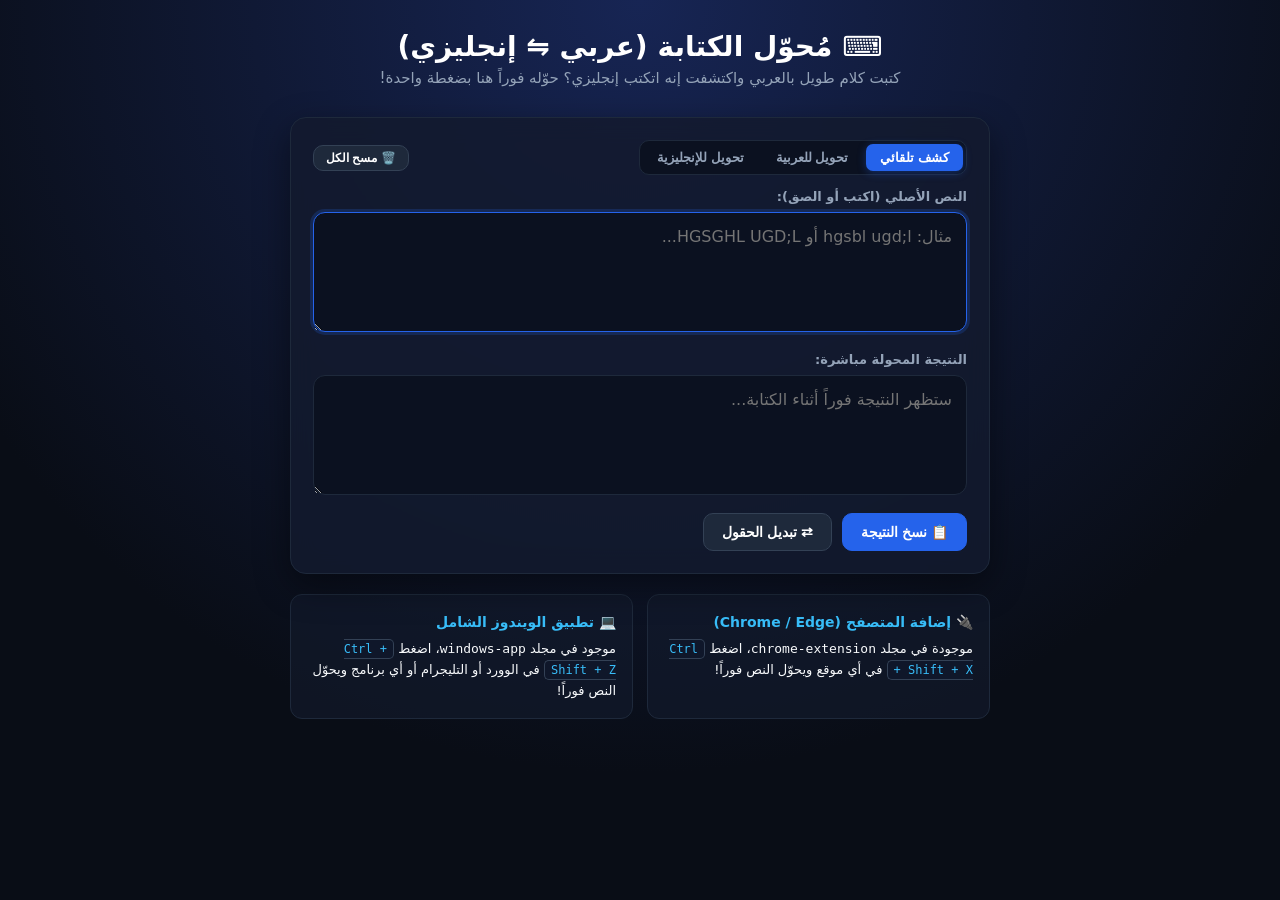
<file: web-tool/index.html>
<!DOCTYPE html>
<html lang="ar" dir="rtl">
<head>
  <meta charset="UTF-8">
  <meta name="viewport" content="width=device-width, initial-scale=1.0">
  <title>مُحوّل الكتابة الفوري | عربي ⇋ إنجليزي</title>
  <style>
    :root {
      --primary: #2563eb;
      --primary-hover: #1d4ed8;
      --bg: #090d16;
      --surface: #131b2e;
      --card-border: #1e293b;
      --text: #f8fafc;
      --text-muted: #94a3b8;
      --accent: #38bdf8;
      --success: #22c55e;
    }
    * {
      box-sizing: border-box;
      margin: 0;
      padding: 0;
    }
    body {
      background: radial-gradient(circle at top, #172554 0%, var(--bg) 70%);
      color: var(--text);
      font-family: system-ui, -apple-system, BlinkMacSystemFont, "Segoe UI", Roboto, "Helvetica Neue", Arial, sans-serif;
      min-height: 100vh;
      display: flex;
      flex-direction: column;
      align-items: center;
      padding: 30px 16px;
    }
    .wrapper {
      width: 100%;
      max-width: 700px;
      display: flex;
      flex-direction: column;
      gap: 20px;
    }
    header {
      text-align: center;
      margin-bottom: 10px;
    }
    header h1 {
      font-size: 28px;
      font-weight: 800;
      color: #fff;
      display: flex;
      align-items: center;
      justify-content: center;
      gap: 10px;
      margin-bottom: 6px;
    }
    header p {
      color: var(--text-muted);
      font-size: 15px;
    }
    .glass-card {
      background: rgba(19, 27, 46, 0.85);
      backdrop-filter: blur(12px);
      border: 1px solid var(--card-border);
      border-radius: 16px;
      padding: 22px;
      box-shadow: 0 12px 35px rgba(0, 0, 0, 0.45);
    }
    .toolbar {
      display: flex;
      justify-content: space-between;
      align-items: center;
      flex-wrap: wrap;
      gap: 12px;
      margin-bottom: 14px;
    }
    .modes {
      display: flex;
      background: #0b1120;
      border: 1px solid #1e293b;
      padding: 3px;
      border-radius: 10px;
      gap: 4px;
    }
    .modes button {
      background: transparent;
      border: none;
      color: var(--text-muted);
      padding: 6px 14px;
      font-size: 13px;
      font-weight: 600;
      border-radius: 7px;
      cursor: pointer;
      transition: all 0.2s ease;
    }
    .modes button.active {
      background: var(--primary);
      color: #fff;
      box-shadow: 0 2px 8px rgba(37, 99, 235, 0.35);
    }
    .box-title {
      font-size: 13px;
      font-weight: 600;
      color: var(--text-muted);
      margin-bottom: 8px;
      display: flex;
      justify-content: space-between;
      align-items: center;
    }
    textarea {
      width: 100%;
      height: 120px;
      background: #0b1120;
      border: 1px solid #1e293b;
      border-radius: 12px;
      color: #fff;
      font-family: inherit;
      font-size: 16px;
      padding: 14px;
      resize: vertical;
      outline: none;
      transition: border-color 0.2s, box-shadow 0.2s;
    }
    textarea:focus {
      border-color: var(--primary);
      box-shadow: 0 0 0 3px rgba(37, 99, 235, 0.2);
    }
    .result-area {
      color: var(--accent);
    }
    .actions {
      display: flex;
      gap: 10px;
      margin-top: 14px;
      flex-wrap: wrap;
    }
    .btn {
      background: #1e293b;
      border: 1px solid #334155;
      color: #fff;
      padding: 10px 18px;
      border-radius: 10px;
      font-size: 14px;
      font-weight: 600;
      cursor: pointer;
      display: inline-flex;
      align-items: center;
      gap: 8px;
      transition: all 0.2s;
    }
    .btn:hover {
      background: #334155;
      border-color: #475569;
    }
    .btn-primary {
      background: var(--primary);
      border-color: var(--primary);
    }
    .btn-primary:hover {
      background: var(--primary-hover);
    }
    .info-grid {
      display: grid;
      grid-template-columns: repeat(auto-fit, minmax(200px, 1fr));
      gap: 14px;
    }
    .info-card {
      background: rgba(19, 27, 46, 0.6);
      border: 1px solid #1e293b;
      border-radius: 12px;
      padding: 16px;
      font-size: 13px;
      line-height: 1.6;
    }
    .info-card h3 {
      font-size: 14px;
      color: var(--accent);
      margin-bottom: 6px;
      display: flex;
      align-items: center;
      gap: 6px;
    }
    kbd {
      background: #0f172a;
      border: 1px solid #334155;
      border-radius: 5px;
      padding: 2px 6px;
      font-size: 12px;
      font-family: monospace;
      color: var(--accent);
    }
  </style>
</head>
<body>
  <div class="wrapper">
    <header>
      <h1>⌨️ مُحوّل الكتابة (عربي ⇋ إنجليزي)</h1>
      <p>كتبت كلام طويل بالعربي واكتشفت إنه اتكتب إنجليزي؟ حوّله فوراً هنا بضغطة واحدة!</p>
    </header>

    <div class="glass-card">
      <div class="toolbar">
        <div class="modes">
          <button id="mode-auto" class="active">كشف تلقائي</button>
          <button id="mode-ar">تحويل للعربية</button>
          <button id="mode-en">تحويل للإنجليزية</button>
        </div>
        <button id="btnClear" class="btn" style="padding: 5px 12px; font-size: 12px;">🗑️ مسح الكل</button>
      </div>

      <div class="box-title">
        <span>النص الأصلي (اكتب أو الصق):</span>
      </div>
      <textarea id="inputText" placeholder="مثال: hgsbl ugd;l أو HGSGHL UGD;L..." autofocus></textarea>

      <div class="box-title" style="margin-top: 16px;">
        <span>النتيجة المحولة مباشرة:</span>
      </div>
      <textarea id="outputText" class="result-area" readonly placeholder="ستظهر النتيجة فوراً أثناء الكتابة..."></textarea>

      <div class="actions">
        <button id="btnCopy" class="btn btn-primary">📋 نسخ النتيجة</button>
        <button id="btnSwap" class="btn">⇄ تبديل الحقول</button>
      </div>
    </div>

    <div class="info-grid">
      <div class="info-card">
        <h3>🔌 إضافة المتصفح (Chrome / Edge)</h3>
        <p>موجودة في مجلد <code>chrome-extension</code>، اضغط <kbd>Ctrl + Shift + X</kbd> في أي موقع ويحوّل النص فوراً!</p>
      </div>
      <div class="info-card">
        <h3>💻 تطبيق الويندوز الشامل</h3>
        <p>موجود في مجلد <code>windows-app</code>، اضغط <kbd>Ctrl + Shift + Z</kbd> في الوورد أو التليجرام أو أي برنامج ويحوّل النص فوراً!</p>
      </div>
    </div>
  </div>

  <script>
    const enToAr = {
      '`': 'ذ', '~': 'ّ',
      'q': 'ض', 'Q': 'َ',
      'w': 'ص', 'W': 'ً',
      'e': 'ث', 'E': 'ُ',
      'r': 'ق', 'R': 'ٌ',
      't': 'ف', 'T': 'لإ',
      'y': 'غ', 'Y': 'إ',
      'u': 'ع', 'U': '‘',
      'i': 'ه', 'I': '÷',
      'o': 'خ', 'O': '×',
      'p': 'ح', 'P': '؛',
      '[': 'ج', '{': '<',
      ']': 'د', '}': '>',
      'a': 'ش', 'A': 'ِ',
      's': 'س', 'S': 'ٍ',
      'd': 'ي', 'D': ']',
      'f': 'ب', 'F': '[',
      'g': 'ل', 'G': 'لأ',
      'h': 'ا', 'H': 'أ',
      'j': 'ت', 'J': 'ـ',
      'k': 'ن', 'K': '،',
      'l': 'م', 'L': '/',
      ';': 'ك', ':': ':',
      "'": 'ط', '"': '"',
      'z': 'ئ', 'Z': '~',
      'x': 'ء', 'X': 'ْ',
      'c': 'ؤ', 'C': '}',
      'v': 'ر', 'V': '{',
      'b': 'لا', 'B': 'لآ',
      'n': 'ى', 'N': 'آ',
      'm': 'ة', 'M': '’',
      ',': 'و', '<': ',',
      '.': 'ز', '>': '.',
      '/': 'ظ', '?': '؟'
    };

    const arToEnLigatures = {
      'لآ': 'B',
      'لأ': 'G',
      'لإ': 'T',
      'لا': 'b'
    };

    const arToEn = {};
    for (const [en, ar] of Object.entries(enToAr)) {
      if (!arToEnLigatures[ar]) {
        arToEn[ar] = en;
      }
    }
    arToEn['‘'] = 'U';
    arToEn['÷'] = 'I';
    arToEn['×'] = 'O';
    arToEn['؛'] = 'P';
    arToEn['،'] = 'K';
    arToEn['ـ'] = 'J';
    arToEn['؟'] = '?';
    arToEn['’'] = 'M';

    function detectLanguage(text) {
      let arCount = 0;
      let enCount = 0;
      for (let i = 0; i < text.length; i++) {
        const code = text.charCodeAt(i);
        const ch = text[i];
        if (code >= 0x0600 && code <= 0x06FF) arCount++;
        else if ((ch >= 'a' && ch <= 'z') || (ch >= 'A' && ch <= 'Z')) enCount++;
      }
      return enCount >= arCount ? 'to_arabic' : 'to_english';
    }

    function convertEnglishToArabic(text) {
      let upperCount = 0;
      let lowerCount = 0;
      for (let i = 0; i < text.length; i++) {
        const ch = text[i];
        if (ch >= 'A' && ch <= 'Z') upperCount++;
        else if (ch >= 'a' && ch <= 'z') lowerCount++;
      }
      const isCapsLock = upperCount > 0 && upperCount >= lowerCount;

      let res = '';
      for (let i = 0; i < text.length; i++) {
        let ch = text[i];
        if (isCapsLock && ch >= 'A' && ch <= 'Z') {
          ch = ch.toLowerCase();
        }
        res += enToAr[ch] !== undefined ? enToAr[ch] : ch;
      }
      return res;
    }

    function convertArabicToEnglish(text) {
      let res = '';
      let i = 0;
      const n = text.length;
      while (i < n) {
        if (i + 1 < n) {
          const pair = text.substring(i, i + 2);
          if (arToEnLigatures[pair]) {
            res += arToEnLigatures[pair];
            i += 2;
            continue;
          }
        }
        const ch = text[i];
        res += arToEn[ch] !== undefined ? arToEn[ch] : ch;
        i++;
      }
      return res;
    }

    function convertText(text, mode = 'auto') {
      if (!text) return '';
      let dir = mode === 'auto' ? detectLanguage(text) : mode;
      return dir === 'to_arabic' ? convertEnglishToArabic(text) : convertArabicToEnglish(text);
    }

    const inputEl = document.getElementById('inputText');
    const outputEl = document.getElementById('outputText');
    const btnCopy = document.getElementById('btnCopy');
    const btnSwap = document.getElementById('btnSwap');
    const btnClear = document.getElementById('btnClear');
    const modeAuto = document.getElementById('mode-auto');
    const modeAr = document.getElementById('mode-ar');
    const modeEn = document.getElementById('mode-en');

    let currentMode = 'auto';

    function handleConvert() {
      outputEl.value = convertText(inputEl.value, currentMode);
    }

    inputEl.addEventListener('input', handleConvert);

    btnCopy.addEventListener('click', async () => {
      if (!outputEl.value) return;
      await navigator.clipboard.writeText(outputEl.value);
      const original = btnCopy.textContent;
      btnCopy.textContent = '✓ تم النسخ!';
      btnCopy.style.background = '#16a34a';
      setTimeout(() => {
        btnCopy.textContent = original;
        btnCopy.style.background = '';
      }, 1500);
    });

    btnSwap.addEventListener('click', () => {
      const temp = inputEl.value;
      inputEl.value = outputEl.value;
      outputEl.value = temp;
      handleConvert();
    });

    btnClear.addEventListener('click', () => {
      inputEl.value = '';
      outputEl.value = '';
      inputEl.focus();
    });

    function setMode(mode, btn) {
      currentMode = mode;
      [modeAuto, modeAr, modeEn].forEach(b => b.classList.remove('active'));
      btn.classList.add('active');
      handleConvert();
    }

    modeAuto.addEventListener('click', () => setMode('auto', modeAuto));
    modeAr.addEventListener('click', () => setMode('to_arabic', modeAr));
    modeEn.addEventListener('click', () => setMode('to_english', modeEn));
  </script>
</body>
</html>
</file>
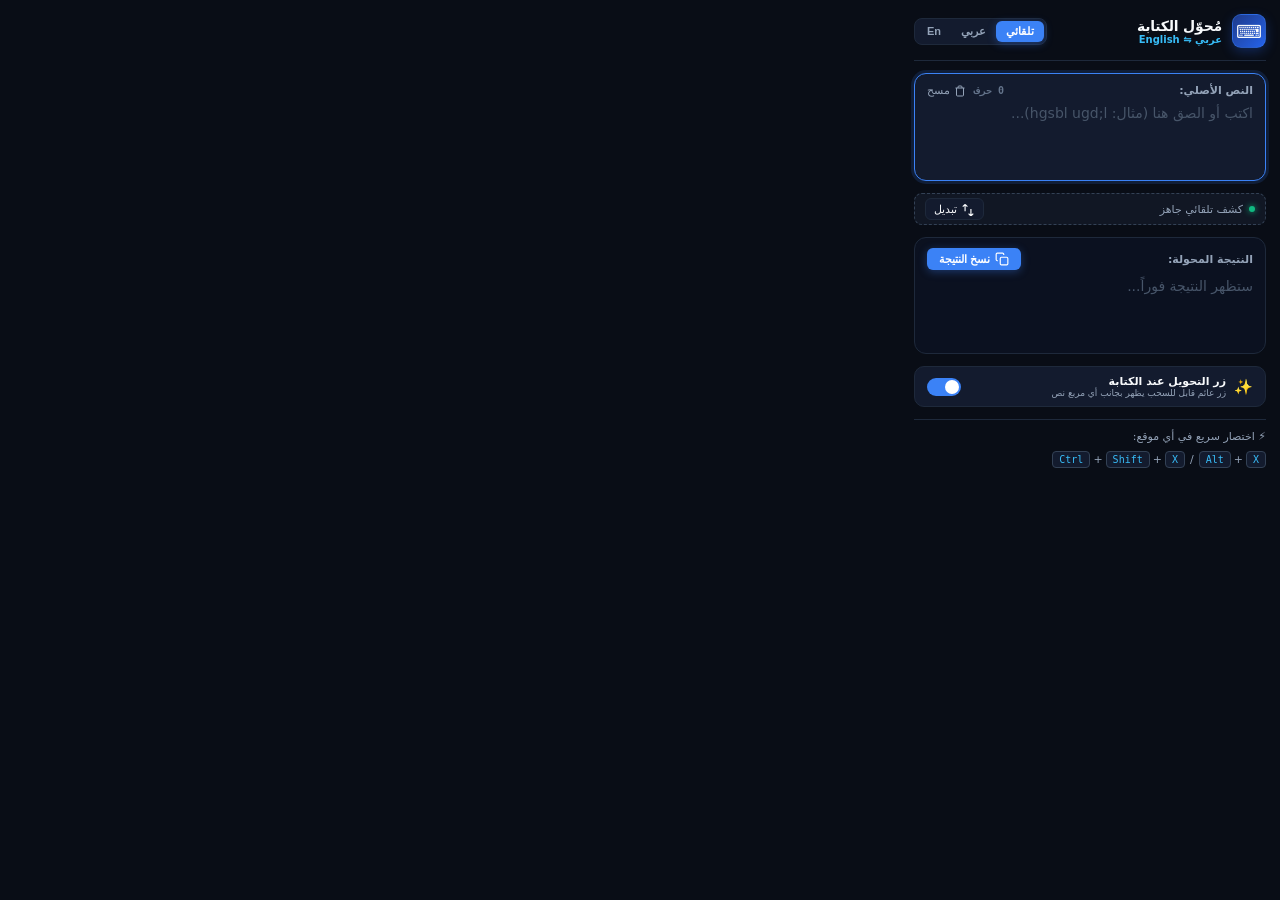
<file: chrome-extension/popup.html>
<!DOCTYPE html>
<html lang="ar" dir="rtl">
<head>
  <meta charset="UTF-8">
  <title>مُحوّل لوحة المفاتيح</title>
  <link rel="stylesheet" href="popup.css">
</head>
<body>
  <div class="app-container">
    <!-- Header -->
    <header class="app-header">
      <div class="brand">
        <div class="brand-icon-wrapper">
          <span class="brand-icon">⌨️</span>
        </div>
        <div class="brand-info">
          <h1 class="brand-title">مُحوّل الكتابة</h1>
          <span class="brand-badge">عربي ⇋ English</span>
        </div>
      </div>
      <div class="mode-tabs">
        <button id="btn-auto" class="mode-tab active" title="كشف تلقائي">تلقائي</button>
        <button id="btn-to-ar" class="mode-tab" title="تحويل للعربية">عربي</button>
        <button id="btn-to-en" class="mode-tab" title="تحويل للإنجليزية">En</button>
      </div>
    </header>

    <!-- Source Input Card -->
    <div class="input-card">
      <div class="card-header">
        <span class="card-label">النص الأصلي:</span>
        <div class="card-meta">
          <span id="charCount" class="char-count">0 حرف</span>
          <button id="btnClear" class="icon-text-btn" title="مسح النص">
            <svg width="12" height="12" viewBox="0 0 24 24" fill="none" stroke="currentColor" stroke-width="2"><path d="M3 6h18m-2 0v14a2 2 0 0 1-2 2H7a2 2 0 0 1-2-2V6m3 0V4a2 2 0 0 1 2-2h4a2 2 0 0 1 2 2v2"/></svg>
            مسح
          </button>
        </div>
      </div>
      <div class="textarea-wrapper">
        <textarea id="inputText" rows="3" placeholder="اكتب أو الصق هنا (مثال: hgsbl ugd;l)..." autofocus></textarea>
      </div>
    </div>

    <!-- Quick Conversion Direction Indicator -->
    <div class="direction-indicator">
      <span class="pulse-dot"></span>
      <span id="directionText" class="direction-text">كشف تلقائي جاهز</span>
      <button id="btnSwap" class="btn-swap-small" title="تبديل النصوص">
        <svg width="14" height="14" viewBox="0 0 24 24" fill="none" stroke="currentColor" stroke-width="2"><path d="M7 16V4m0 0L3 8m4-4l4 4m6 4v12m0 0l4-4m-4 4l-4-4"/></svg>
        تبديل
      </button>
    </div>

    <!-- Result Output Card -->
    <div class="input-card result-card">
      <div class="card-header">
        <span class="card-label">النتيجة المحولة:</span>
        <button id="btnCopy" class="btn-copy-main" title="نسخ النتيجة">
          <svg width="14" height="14" viewBox="0 0 24 24" fill="none" stroke="currentColor" stroke-width="2"><rect x="9" y="9" width="13" height="13" rx="2" ry="2"/><path d="M5 15H4a2 2 0 0 1-2-2V4a2 2 0 0 1 2-2h9a2 2 0 0 1 2 2v1"/></svg>
          <span id="copyBtnText">نسخ النتيجة</span>
        </button>
      </div>
      <div class="textarea-wrapper">
        <textarea id="outputText" rows="3" readonly placeholder="ستظهر النتيجة فوراً..."></textarea>
      </div>
    </div>

    <!-- Settings Toggle -->
    <div class="settings-group">
      <div class="widget-toggle-row">
        <div class="toggle-info">
          <span class="toggle-icon">✨</span>
          <div>
            <div class="toggle-title">زر التحويل عند الكتابة</div>
            <div class="toggle-desc">زر عائم قابل للسحب يظهر بجانب أي مربع نص</div>
          </div>
        </div>
        <label class="switch">
          <input type="checkbox" id="toggleFieldBadge" checked>
          <span class="slider"></span>
        </label>
      </div>
    </div>

    <!-- Footer Shortcuts -->
    <footer class="app-footer">
      <div class="shortcut-tip">
        <span>⚡ اختصار سريع في أي موقع:</span>
        <div class="keys-group" dir="ltr">
          <kbd>Ctrl</kbd> + <kbd>Shift</kbd> + <kbd>X</kbd>
          <span class="keys-sep">/</span>
          <kbd>Alt</kbd> + <kbd>X</kbd>
        </div>
      </div>
    </footer>
  </div>

  <script src="converter.js"></script>
  <script src="popup.js"></script>
</body>
</html>
</file>
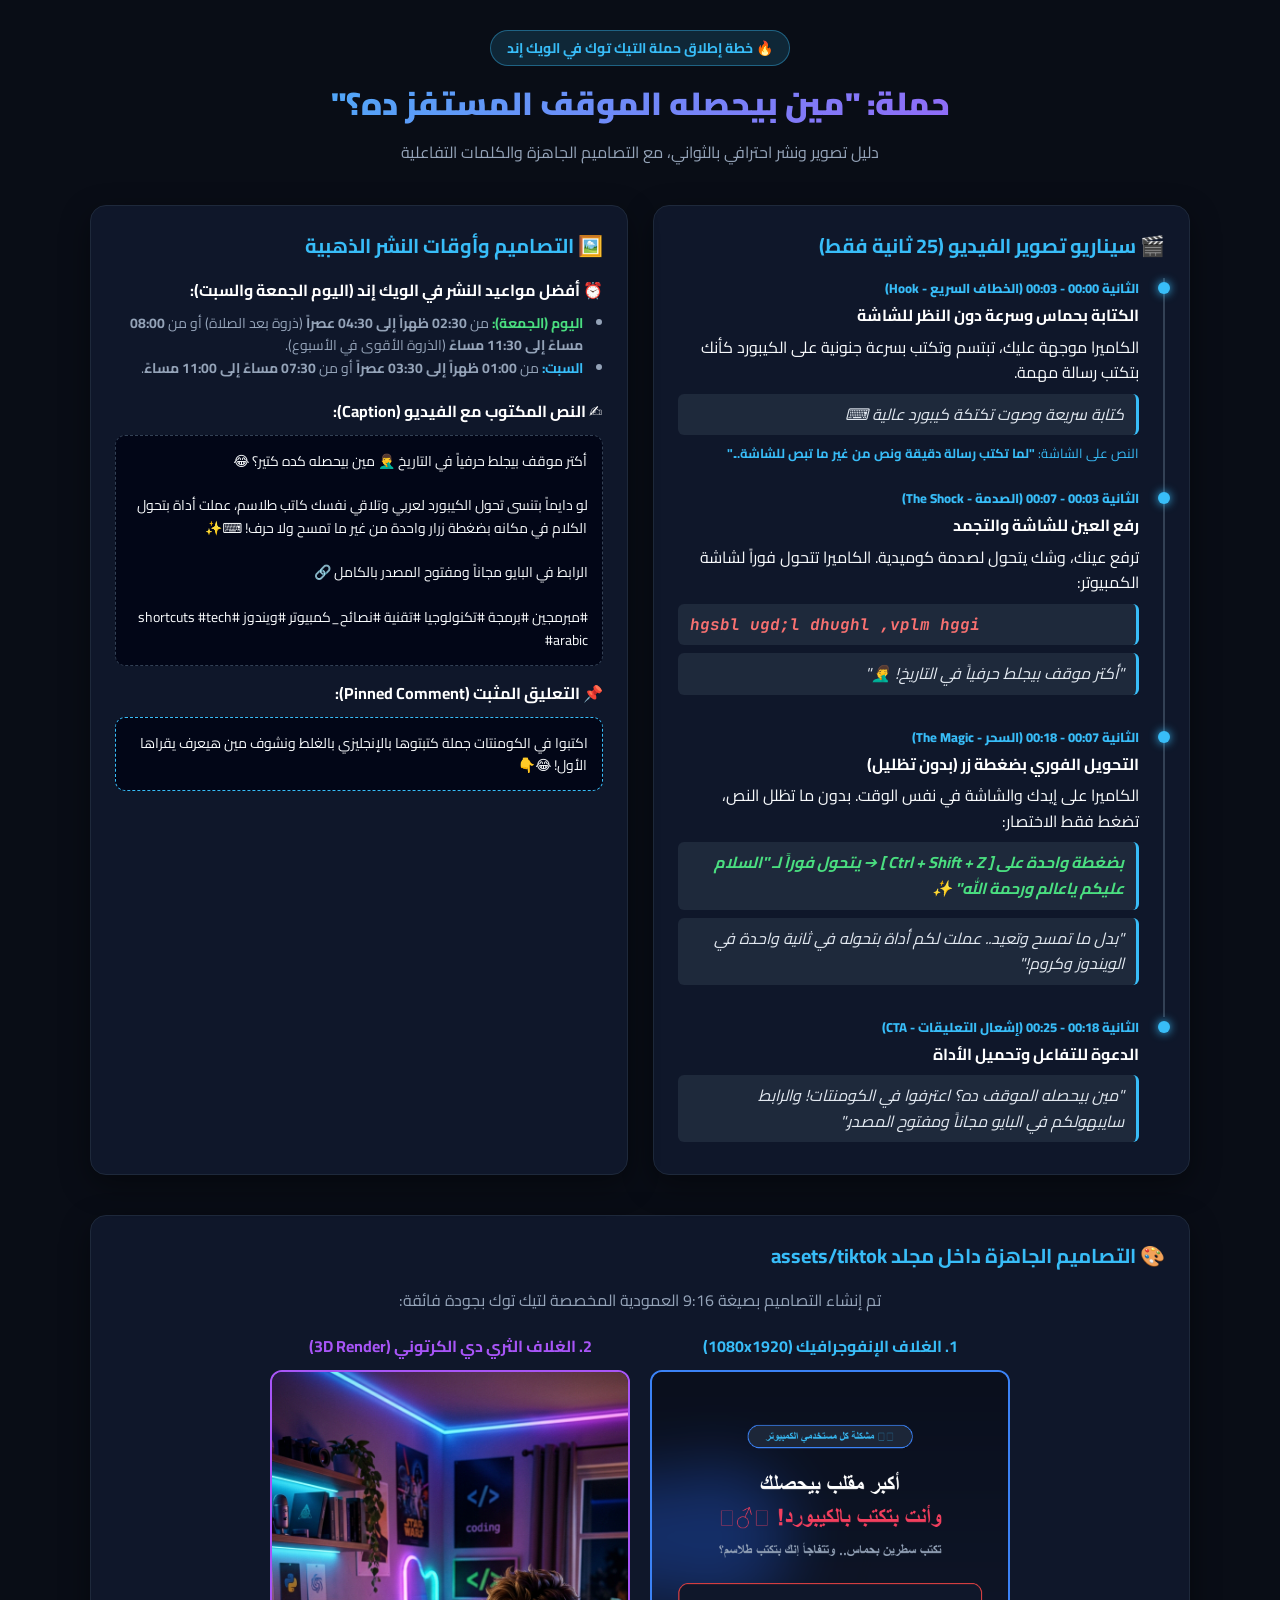
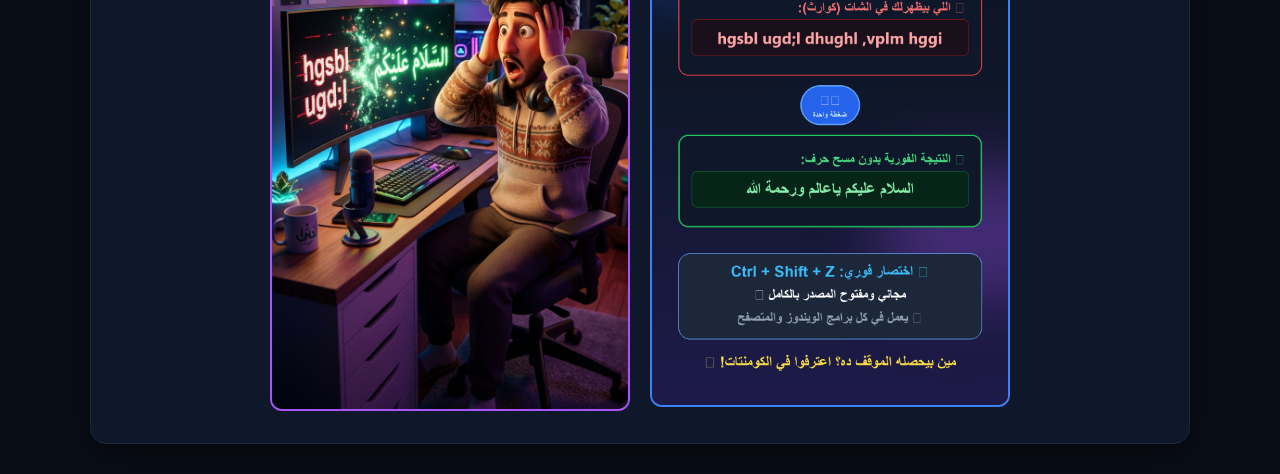
<file: assets/tiktok/video_preview.html>
<!DOCTYPE html>
<html lang="ar" dir="rtl">
<head>
  <meta charset="UTF-8">
  <meta name="viewport" content="width=device-width, initial-scale=1.0">
  <title>خطة وتصميم فيديو تيك توك | حملة تحويل الكتابة</title>
  <link href="https://fonts.googleapis.com/css2?family=Cairo:wght@400;600;700;800;900&family=JetBrains+Mono:wght@600&display=swap" rel="stylesheet">
  <style>
    :root {
      --bg: #090d16;
      --card-bg: #0f172a;
      --accent: #38bdf8;
      --accent-purple: #a855f7;
      --green: #22c55e;
      --red: #ef4444;
      --text: #f8fafc;
      --text-muted: #94a3b8;
    }
    * { box-sizing: border-box; margin: 0; padding: 0; }
    body {
      background: var(--bg);
      color: var(--text);
      font-family: 'Cairo', system-ui, sans-serif;
      padding: 30px 20px;
      line-height: 1.6;
    }
    .container {
      max-width: 1100px;
      margin: 0 auto;
    }
    header {
      text-align: center;
      margin-bottom: 40px;
    }
    .badge {
      display: inline-block;
      background: rgba(56, 189, 248, 0.15);
      color: var(--accent);
      border: 1px solid rgba(56, 189, 248, 0.4);
      padding: 6px 16px;
      border-radius: 20px;
      font-weight: 700;
      font-size: 14px;
      margin-bottom: 12px;
    }
    h1 {
      font-size: 32px;
      font-weight: 900;
      background: linear-gradient(135deg, #38bdf8, #a855f7);
      -webkit-background-clip: text;
      -webkit-text-fill-color: transparent;
      margin-bottom: 10px;
    }
    .grid {
      display: grid;
      grid-template-columns: 1fr 1fr;
      gap: 25px;
      margin-bottom: 40px;
    }
    @media (max-width: 768px) {
      .grid { grid-template-columns: 1fr; }
    }
    .card {
      background: var(--card-bg);
      border: 1px solid #1e293b;
      border-radius: 16px;
      padding: 24px;
      box-shadow: 0 10px 30px rgba(0,0,0,0.4);
    }
    .card h2 {
      font-size: 20px;
      margin-bottom: 16px;
      color: var(--accent);
      display: flex;
      align-items: center;
      gap: 8px;
    }
    .timeline-item {
      position: relative;
      padding-right: 24px;
      padding-bottom: 24px;
      border-right: 2px solid #334155;
    }
    .timeline-item:last-child {
      border-right: 2px solid transparent;
      padding-bottom: 0;
    }
    .timeline-item::before {
      content: '';
      position: absolute;
      right: -7px;
      top: 4px;
      width: 12px;
      height: 12px;
      border-radius: 50%;
      background: var(--accent);
      box-shadow: 0 0 10px var(--accent);
    }
    .time-tag {
      font-weight: 800;
      color: var(--accent);
      font-size: 13px;
      margin-bottom: 4px;
    }
    .timeline-title {
      font-weight: 700;
      font-size: 16px;
      margin-bottom: 6px;
      color: #fff;
    }
    .speech {
      background: #1e293b;
      border-right: 3px solid #38bdf8;
      padding: 8px 12px;
      border-radius: 6px;
      margin: 8px 0;
      font-style: italic;
      color: #e2e8f0;
    }
    .preview-box {
      text-align: center;
      margin-top: 15px;
    }
    .preview-box img {
      max-width: 100%;
      height: auto;
      border-radius: 12px;
      border: 2px solid #334155;
      box-shadow: 0 8px 24px rgba(0,0,0,0.6);
    }
    .copy-box {
      background: #020617;
      border: 1px dashed #334155;
      padding: 14px;
      border-radius: 10px;
      margin-top: 10px;
      font-size: 14px;
      user-select: all;
    }
    .highlight-red { color: #f87171; font-weight: bold; }
    .highlight-green { color: #4ade80; font-weight: bold; }
  </style>
</head>
<body>

  <div class="container">
    <header>
      <div class="badge">🔥 خطة إطلاق حملة التيك توك في الويك إند</div>
      <h1>حملة: "مين بيحصله الموقف المستفز ده؟"</h1>
      <p style="color: var(--text-muted);">دليل تصوير ونشر احترافي بالثواني، مع التصاميم الجاهزة والكلمات التفاعلية</p>
    </header>

    <div class="grid">
      <!-- Storyboard Timeline -->
      <div class="card">
        <h2>🎬 سيناريو تصوير الفيديو (25 ثانية فقط)</h2>
        
        <div class="timeline-item">
          <div class="time-tag">الثانية 00:00 - 00:03 (الخطاف السريع - Hook)</div>
          <div class="timeline-title">الكتابة بحماس وسرعة دون النظر للشاشة</div>
          <p>الكاميرا موجهة عليك، تبتسم وتكتب بسرعة جنونية على الكيبورد كأنك بتكتب رسالة مهمة.</p>
          <div class="speech">كتابة سريعة وصوت تكتكة كيبورد عالية ⌨️</div>
          <p style="font-size: 13px; color: var(--accent);">النص على الشاشة: <b>"لما تكتب رسالة دقيقة ونص من غير ما تبص للشاشة..."</b></p>
        </div>

        <div class="timeline-item">
          <div class="time-tag">الثانية 00:03 - 00:07 (الصدمة - The Shock)</div>
          <div class="timeline-title">رفع العين للشاشة والتجمد</div>
          <p>ترفع عينك، وشك يتحول لصدمة كوميدية. الكاميرا تتحول فوراً لشاشة الكمبيوتر:</p>
          <div class="speech highlight-red" style="font-family: 'JetBrains Mono', monospace; direction: ltr; text-align: left;">
            hgsbl ugd;l dhughl ,vplm hggi
          </div>
          <div class="speech">"أكتر موقف بيجلط حرفياً في التاريخ! 🤦‍♂️"</div>
        </div>

        <div class="timeline-item">
          <div class="time-tag">الثانية 00:07 - 00:18 (السحر - The Magic)</div>
          <div class="timeline-title">التحويل الفوري بضغطة زر (بدون تظليل)</div>
          <p>الكاميرا على إيدك والشاشة في نفس الوقت. بدون ما تظلل النص، تضغط فقط الاختصار:</p>
          <div class="speech highlight-green">
            بضغطة واحدة على [ Ctrl + Shift + Z ] ➔ يتحول فوراً لـ "السلام عليكم ياعالم ورحمة الله" ✨
          </div>
          <div class="speech">"بدل ما تمسح وتعيد.. عملت لكم أداة بتحوله في ثانية واحدة في الويندوز وكروم!"</div>
        </div>

        <div class="timeline-item">
          <div class="time-tag">الثانية 00:18 - 00:25 (إشعال التعليقات - CTA)</div>
          <div class="timeline-title">الدعوة للتفاعل وتحميل الأداة</div>
          <div class="speech">
            "مين بيحصله الموقف ده؟ اعترفوا في الكومنتات! والرابط سايبهولكم في البايو مجاناً ومفتوح المصدر."
          </div>
        </div>
      </div>

      <!-- Assets & Copywriting -->
      <div class="card">
        <h2>🖼️ التصاميم وأوقات النشر الذهبية</h2>
        
        <h3 style="font-size: 16px; color: #fff; margin-bottom: 8px;">⏰ أفضل مواعيد النشر في الويك إند (اليوم الجمعة والسبت):</h3>
        <ul style="padding-right: 20px; font-size: 14px; margin-bottom: 20px; color: var(--text-muted);">
          <li><b style="color: #4ade80;">اليوم (الجمعة):</b> من <b>02:30 ظهراً إلى 04:30 عصراً</b> (ذروة بعد الصلاة) أو من <b>08:00 مساءً إلى 11:30 مساءً</b> (الذروة الأقوى في الأسبوع).</li>
          <li><b style="color: #38bdf8;">السبت:</b> من <b>01:00 ظهراً إلى 03:30 عصراً</b> أو من <b>07:30 مساءً إلى 11:00 مساءً</b>.</li>
        </ul>

        <h3 style="font-size: 16px; color: #fff; margin-bottom: 6px;">✍️ النص المكتوب مع الفيديو (Caption):</h3>
        <div class="copy-box">
أكتر موقف بيجلط حرفياً في التاريخ 🤦‍♂️ مين بيحصله كده كتير؟ 😂<br><br>
لو دايماً بتنسى تحول الكيبورد لعربي وتلاقي نفسك كاتب طلاسم، عملت أداة بتحول الكلام في مكانه بضغطة زرار واحدة من غير ما تمسح ولا حرف! ⌨️✨<br><br>
الرابط في البايو مجاناً ومفتوح المصدر بالكامل 🔗<br><br>
#مبرمجين #برمجة #تكنولوجيا #تقنية #نصائح_كمبيوتر #ويندوز #shortcuts #tech #arabic
        </div>

        <h3 style="font-size: 16px; color: #fff; margin-top: 15px; margin-bottom: 6px;">📌 التعليق المثبت (Pinned Comment):</h3>
        <div class="copy-box" style="border-color: #38bdf8;">
اكتبوا في الكومنتات جملة كتبتوها بالإنجليزي بالغلط ونشوف مين هيعرف يقراها الأول! 😂👇
        </div>
      </div>
    </div>

    <!-- Previews Gallery -->
    <div class="card" style="text-align: center;">
      <h2>🎨 التصاميم الجاهزة داخل مجلد assets/tiktok</h2>
      <p style="color: var(--text-muted); margin-bottom: 20px;">تم إنشاء التصاميم بصيغة 9:16 العمودية المخصصة لتيك توك بجودة فائقة:</p>
      
      <div style="display: flex; gap: 20px; justify-content: center; flex-wrap: wrap;">
        <div style="flex: 1; min-width: 280px; max-width: 360px;">
          <h4 style="margin-bottom: 10px; color: var(--accent);">1. الغلاف الإنفوجرافيك (1080x1920)</h4>
          <img src="tiktok_cover.png" alt="TikTok Cover" style="width: 100%; border-radius: 12px; border: 2px solid #3b82f6;">
        </div>
        <div style="flex: 1; min-width: 280px; max-width: 360px;">
          <h4 style="margin-bottom: 10px; color: var(--accent-purple);">2. الغلاف الثري دي الكرتوني (3D Render)</h4>
          <img src="tiktok_3d_cover.jpg" alt="TikTok 3D Cover" style="width: 100%; border-radius: 12px; border: 2px solid #a855f7;">
        </div>
      </div>
    </div>
  </div>

</body>
</html>
</file>
<file: chrome-extension/popup.css>
:root {
  --primary: #3b82f6;
  --primary-hover: #2563eb;
  --primary-glow: rgba(59, 130, 246, 0.35);
  --bg: #090d16;
  --card-bg: #131b2e;
  --card-border: #1e293b;
  --card-border-focus: #3b82f6;
  --text-main: #f8fafc;
  --text-muted: #94a3b8;
  --accent: #38bdf8;
  --success: #10b981;
}

* {
  box-sizing: border-box;
  margin: 0;
  padding: 0;
}

body {
  width: 380px;
  background-color: var(--bg);
  color: var(--text-main);
  font-family: system-ui, -apple-system, BlinkMacSystemFont, "Segoe UI", Roboto, "Helvetica Neue", Arial, sans-serif;
  padding: 14px;
  overflow: hidden;
}

.app-container {
  display: flex;
  flex-direction: column;
  gap: 12px;
}

/* Header */
.app-header {
  display: flex;
  justify-content: space-between;
  align-items: center;
  padding-bottom: 12px;
  border-bottom: 1px solid var(--card-border);
}

.brand {
  display: flex;
  align-items: center;
  gap: 10px;
}

.brand-icon-wrapper {
  width: 34px;
  height: 34px;
  background: linear-gradient(135deg, #1e3a8a, #2563eb);
  border: 1px solid rgba(59, 130, 246, 0.4);
  border-radius: 9px;
  display: flex;
  align-items: center;
  justify-content: center;
  box-shadow: 0 4px 12px rgba(37, 99, 235, 0.3);
}

.brand-icon {
  font-size: 18px;
}

.brand-info {
  display: flex;
  flex-direction: column;
}

.brand-title {
  font-size: 14px;
  font-weight: 700;
  color: var(--text-main);
  letter-spacing: -0.2px;
}

.brand-badge {
  font-size: 10px;
  font-weight: 600;
  color: var(--accent);
}

/* Mode Tabs */
.mode-tabs {
  display: flex;
  background: var(--card-bg);
  border: 1px solid var(--card-border);
  border-radius: 8px;
  padding: 2px;
}

.mode-tab {
  background: transparent;
  border: none;
  color: var(--text-muted);
  font-size: 11px;
  font-weight: 600;
  padding: 4px 10px;
  border-radius: 6px;
  cursor: pointer;
  transition: all 0.2s cubic-bezier(0.16, 1, 0.3, 1);
}

.mode-tab.active {
  background: var(--primary);
  color: #fff;
  box-shadow: 0 2px 8px var(--primary-glow);
}

/* Input Cards */
.input-card {
  background: var(--card-bg);
  border: 1px solid var(--card-border);
  border-radius: 12px;
  padding: 10px 12px;
  display: flex;
  flex-direction: column;
  gap: 6px;
  transition: border-color 0.2s, box-shadow 0.2s;
}

.input-card:focus-within {
  border-color: var(--card-border-focus);
  box-shadow: 0 0 0 3px rgba(59, 130, 246, 0.15);
}

.card-header {
  display: flex;
  justify-content: space-between;
  align-items: center;
  font-size: 11px;
  font-weight: 600;
  color: var(--text-muted);
}

.card-meta {
  display: flex;
  align-items: center;
  gap: 8px;
}

.char-count {
  font-size: 10px;
  color: #64748b;
  font-family: monospace;
}

.icon-text-btn {
  background: transparent;
  border: none;
  color: var(--text-muted);
  font-size: 11px;
  font-weight: 500;
  cursor: pointer;
  display: inline-flex;
  align-items: center;
  gap: 4px;
  transition: color 0.2s;
}

.icon-text-btn:hover {
  color: #ef4444;
}

.textarea-wrapper {
  position: relative;
}

textarea {
  width: 100%;
  background: transparent;
  border: none;
  outline: none;
  color: var(--text-main);
  font-family: inherit;
  font-size: 14px;
  line-height: 1.5;
  resize: none;
}

textarea::placeholder {
  color: #475569;
}

.result-card {
  background: #0b1120;
  border-color: #1e293b;
}

.result-card textarea {
  color: var(--accent);
  font-weight: 500;
}

/* Direction Indicator Bar */
.direction-indicator {
  display: flex;
  justify-content: space-between;
  align-items: center;
  background: rgba(30, 41, 59, 0.4);
  border: 1px dashed #334155;
  border-radius: 8px;
  padding: 4px 10px;
}

.pulse-dot {
  width: 6px;
  height: 6px;
  background: var(--success);
  border-radius: 50%;
  box-shadow: 0 0 6px var(--success);
  margin-left: 6px;
}

.direction-text {
  font-size: 11px;
  color: var(--text-muted);
  flex-grow: 1;
}

.btn-swap-small {
  background: var(--card-bg);
  border: 1px solid var(--card-border);
  color: var(--text-main);
  padding: 3px 8px;
  border-radius: 6px;
  font-size: 11px;
  font-weight: 500;
  cursor: pointer;
  display: inline-flex;
  align-items: center;
  gap: 4px;
  transition: all 0.2s;
}

.btn-swap-small:hover {
  background: #334155;
  color: #fff;
}

/* Copy Button */
.btn-copy-main {
  background: var(--primary);
  border: none;
  color: #fff;
  padding: 4px 12px;
  border-radius: 6px;
  font-size: 11px;
  font-weight: 600;
  cursor: pointer;
  display: inline-flex;
  align-items: center;
  gap: 5px;
  transition: all 0.2s;
  box-shadow: 0 2px 8px var(--primary-glow);
}

.btn-copy-main:hover {
  background: var(--primary-hover);
  transform: translateY(-1px);
}

.btn-copy-main.copied {
  background: var(--success);
  box-shadow: 0 2px 8px rgba(16, 185, 129, 0.4);
}

.settings-group {
  display: flex;
  flex-direction: column;
  gap: 8px;
}

.keys-sep {
  color: var(--text-muted);
  margin: 0 2px;
}

/* Floating Widget Toggle Setting */
.widget-toggle-row {
  display: flex;
  justify-content: space-between;
  align-items: center;
  background: var(--card-bg);
  border: 1px solid var(--card-border);
  border-radius: 10px;
  padding: 8px 12px;
}

.toggle-info {
  display: flex;
  align-items: center;
  gap: 8px;
}

.toggle-icon {
  font-size: 15px;
}

.toggle-title {
  font-size: 11px;
  font-weight: 600;
  color: var(--text-main);
}

.toggle-desc {
  font-size: 9px;
  color: var(--text-muted);
}

/* Switch */
.switch {
  position: relative;
  display: inline-block;
  width: 34px;
  height: 18px;
}

.switch input {
  opacity: 0;
  width: 0;
  height: 0;
}

.slider {
  position: absolute;
  cursor: pointer;
  top: 0;
  left: 0;
  right: 0;
  bottom: 0;
  background-color: #334155;
  transition: .25s;
  border-radius: 20px;
}

.slider:before {
  position: absolute;
  content: "";
  height: 14px;
  width: 14px;
  left: 2px;
  bottom: 2px;
  background-color: white;
  transition: .25s;
  border-radius: 50%;
}

input:checked + .slider {
  background-color: var(--primary);
}

input:checked + .slider:before {
  transform: translateX(16px);
}

/* Footer */
.app-footer {
  border-top: 1px solid var(--card-border);
  padding-top: 10px;
}

.shortcut-tip {
  font-size: 11px;
  color: var(--text-muted);
  display: flex;
  align-items: center;
  justify-content: space-between;
  gap: 8px;
  flex-wrap: wrap;
}

.switch input:focus-visible + .slider {
  outline: 2px solid var(--accent);
  outline-offset: 2px;
}

.keys-group {
  display: inline-flex;
  align-items: center;
  gap: 3px;
}

kbd {
  background: var(--card-bg);
  border: 1px solid #334155;
  border-radius: 4px;
  padding: 2px 6px;
  font-size: 10px;
  font-family: monospace;
  color: var(--accent);
}
</file>
